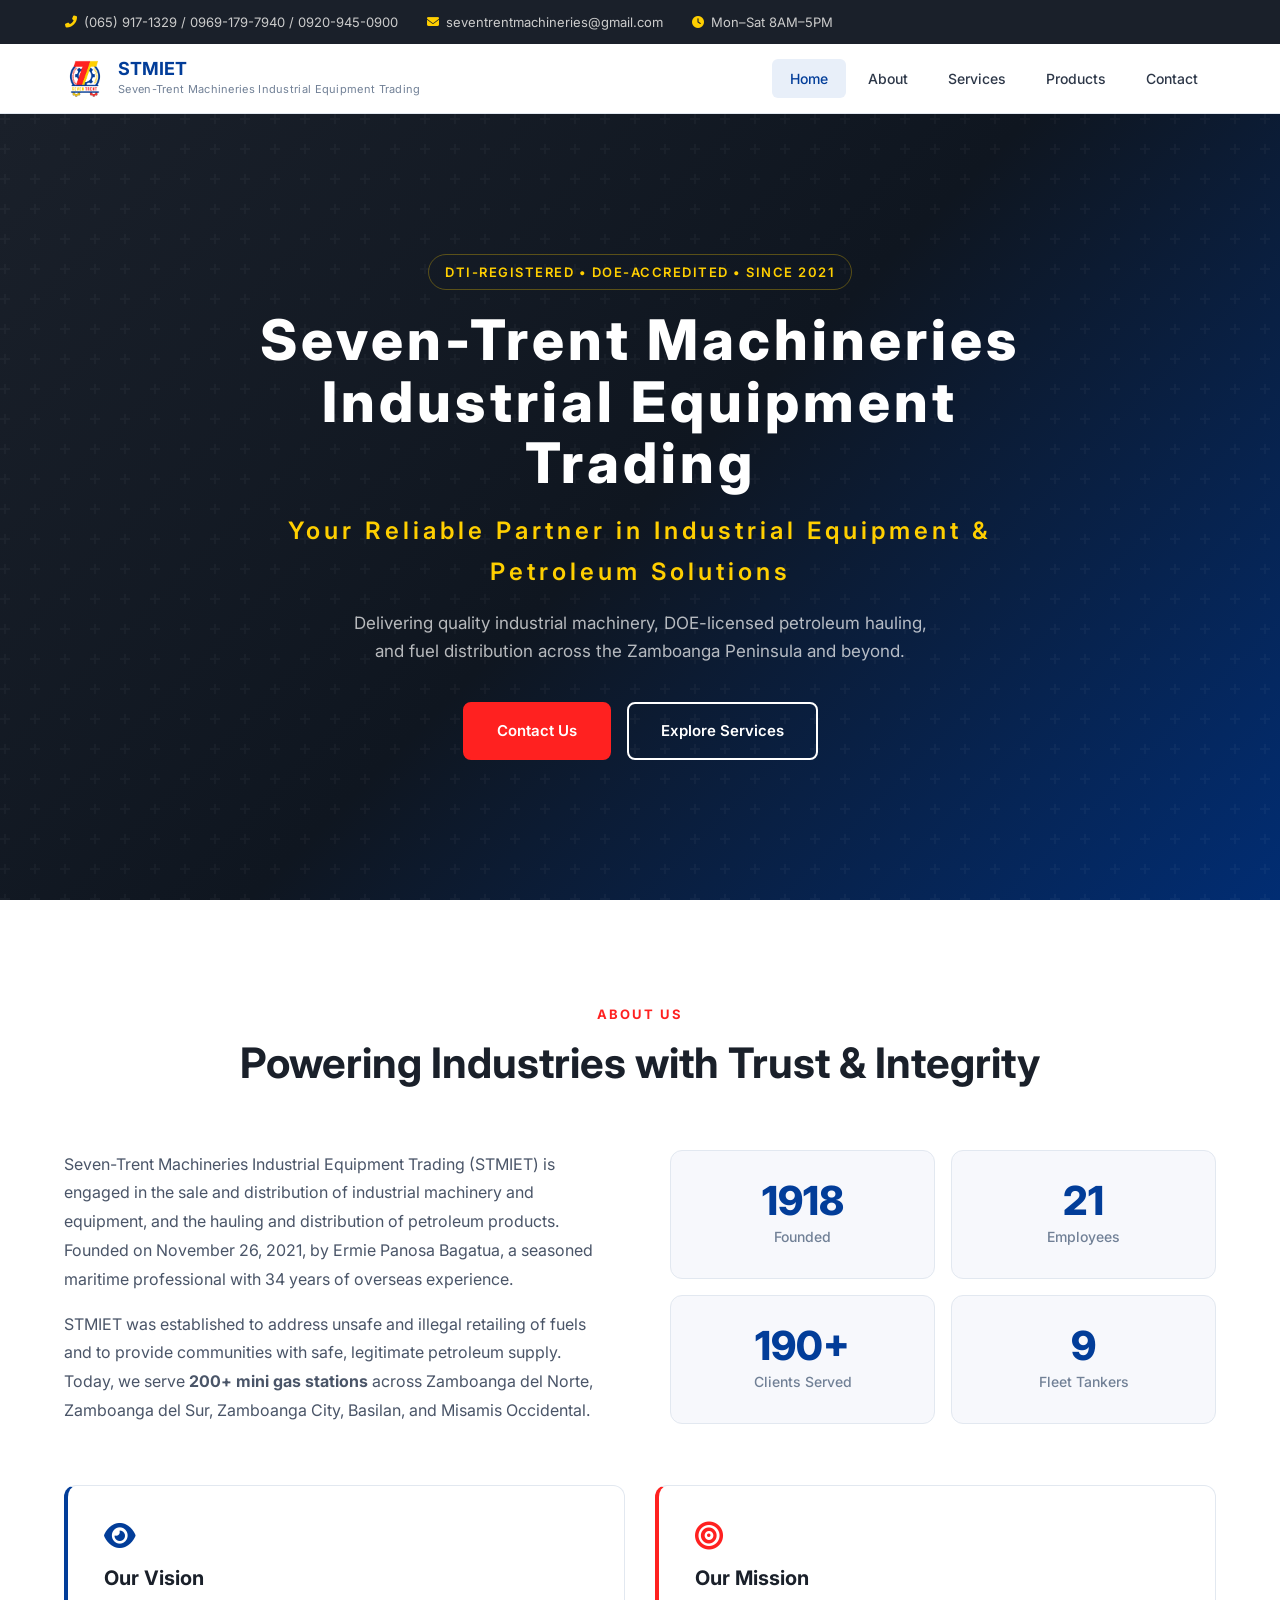
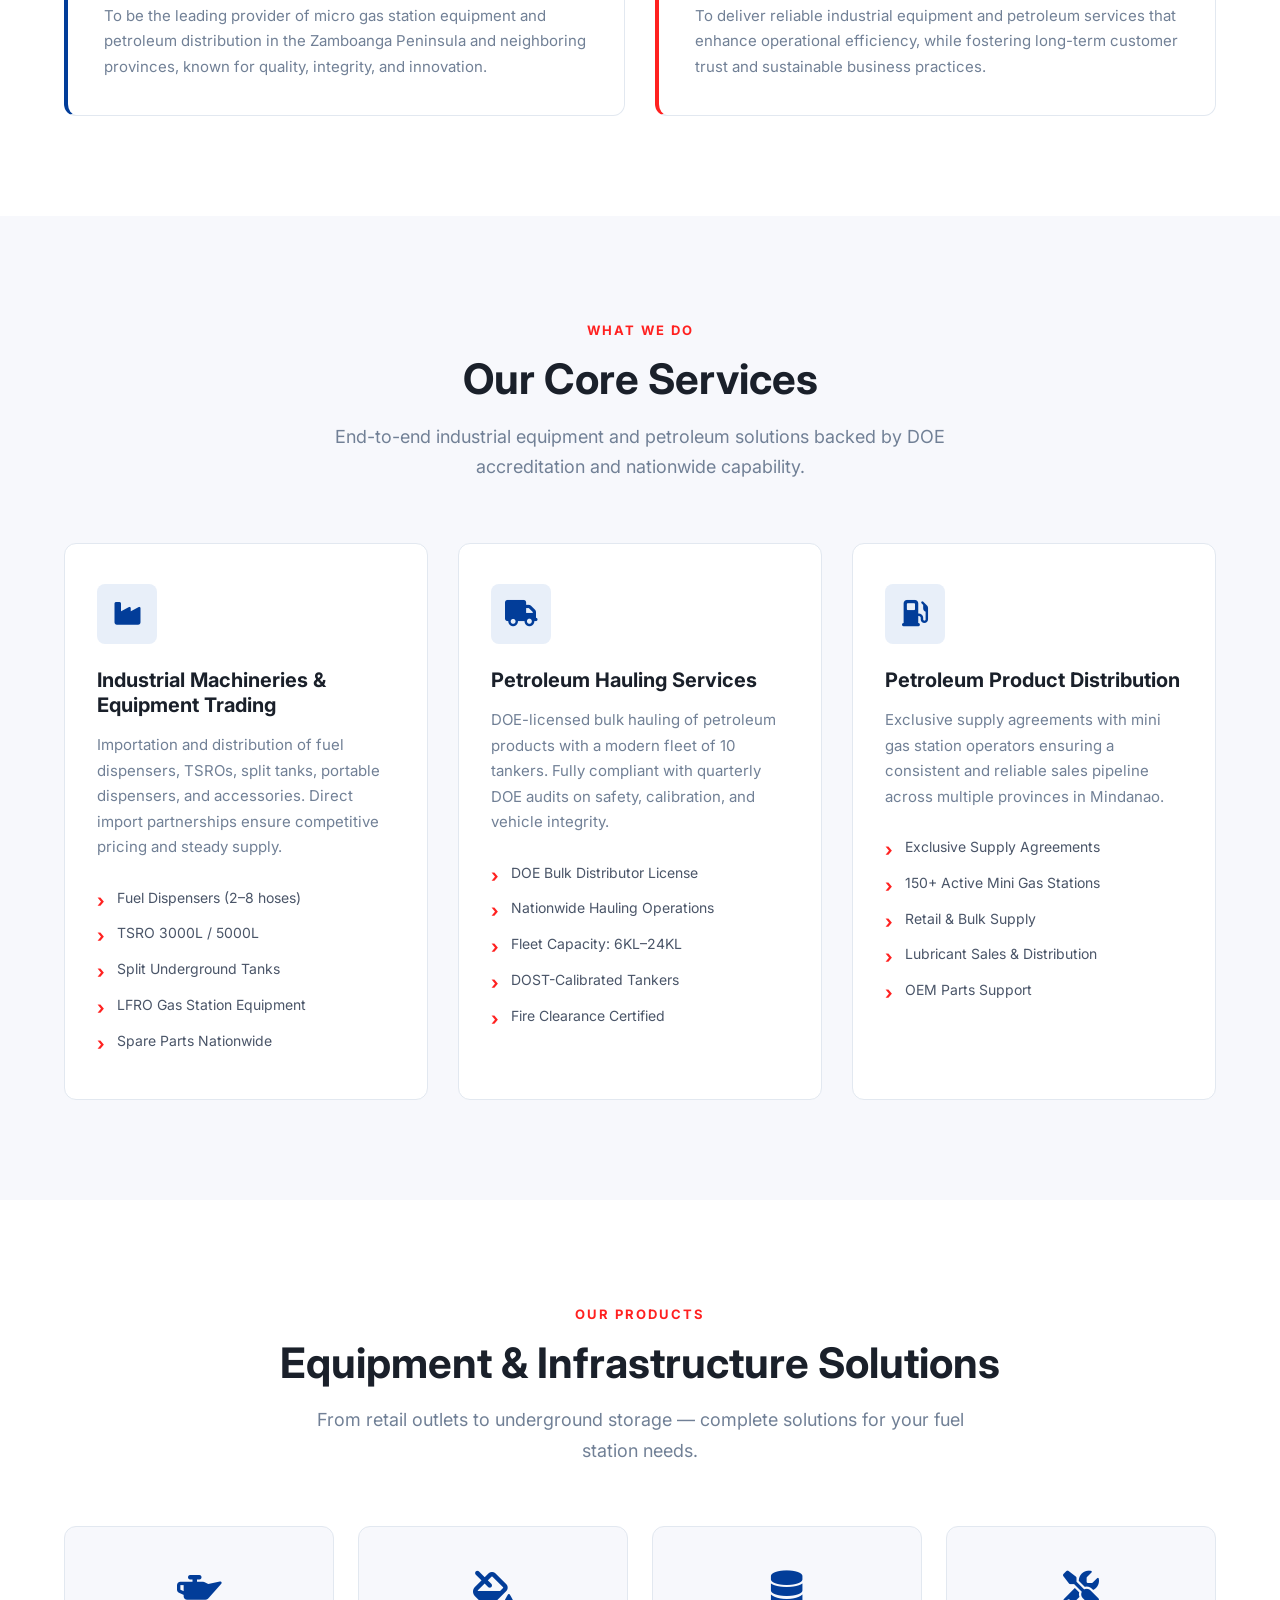
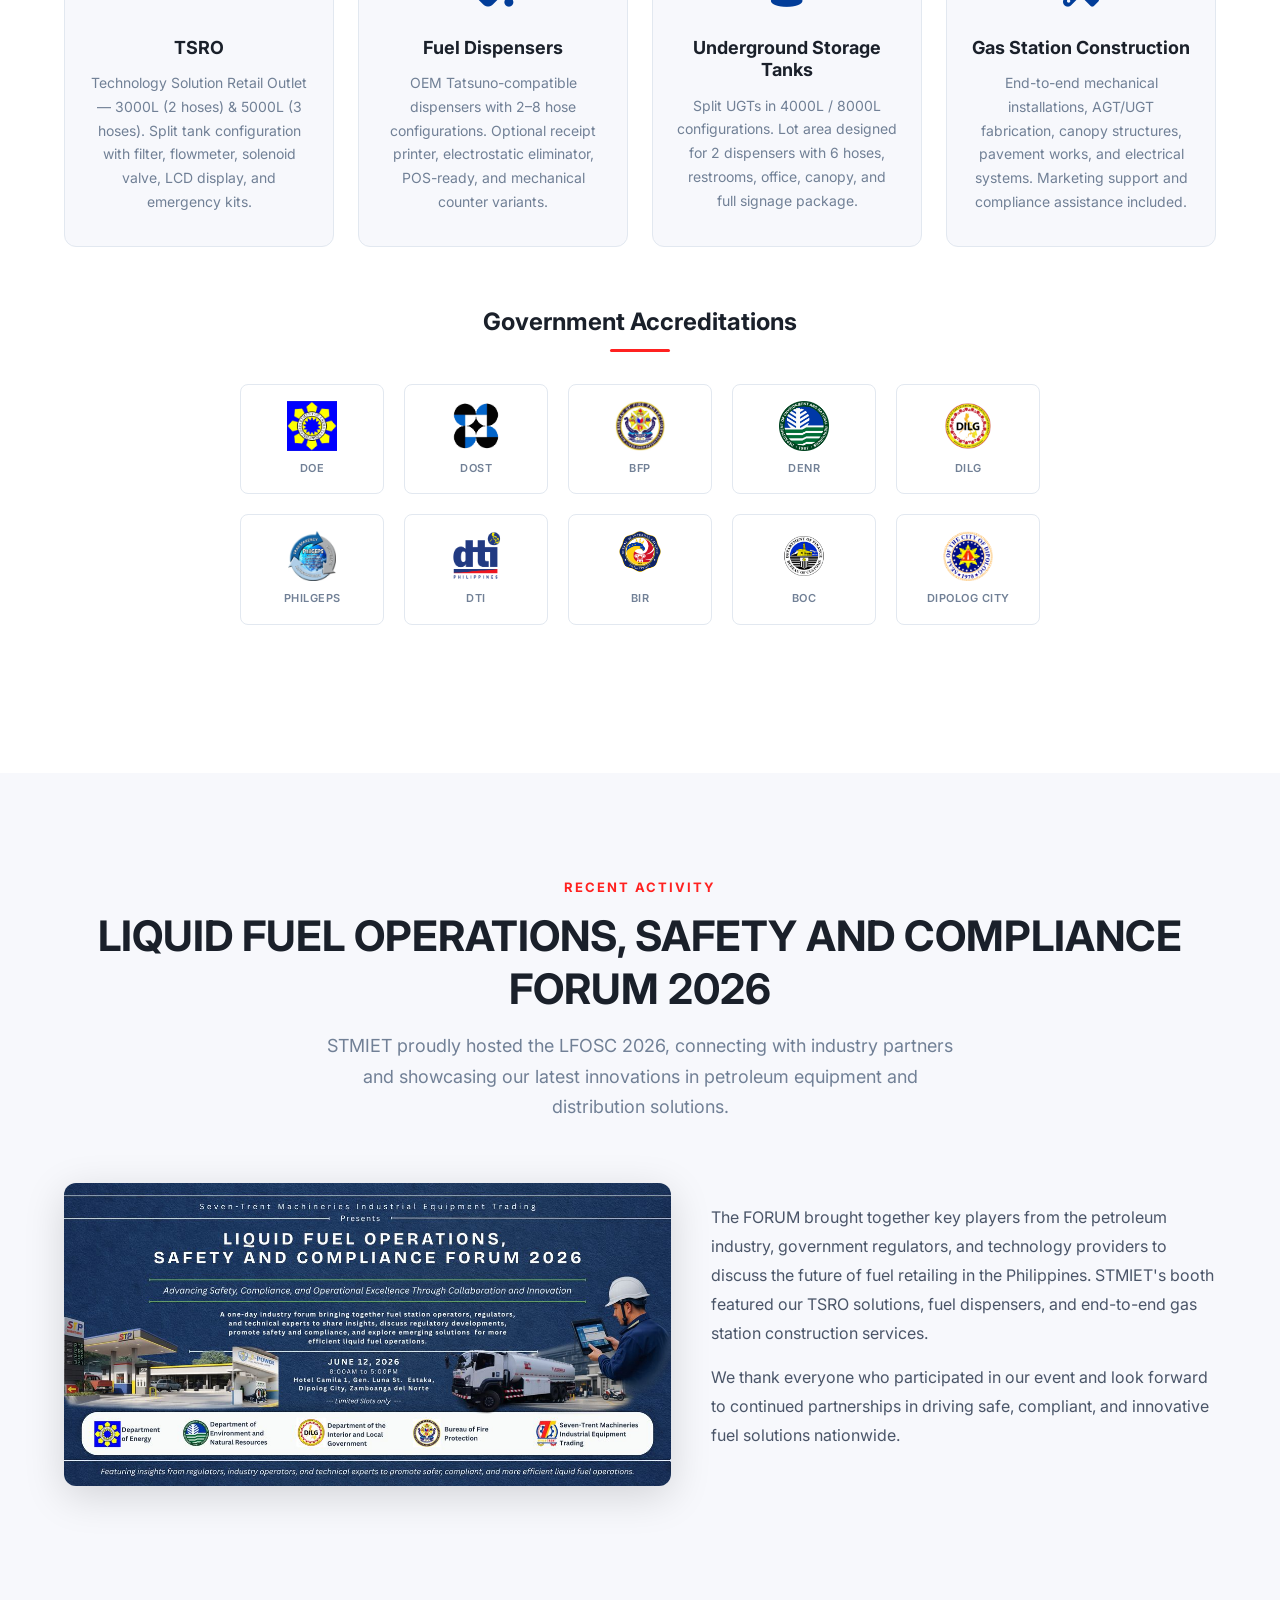
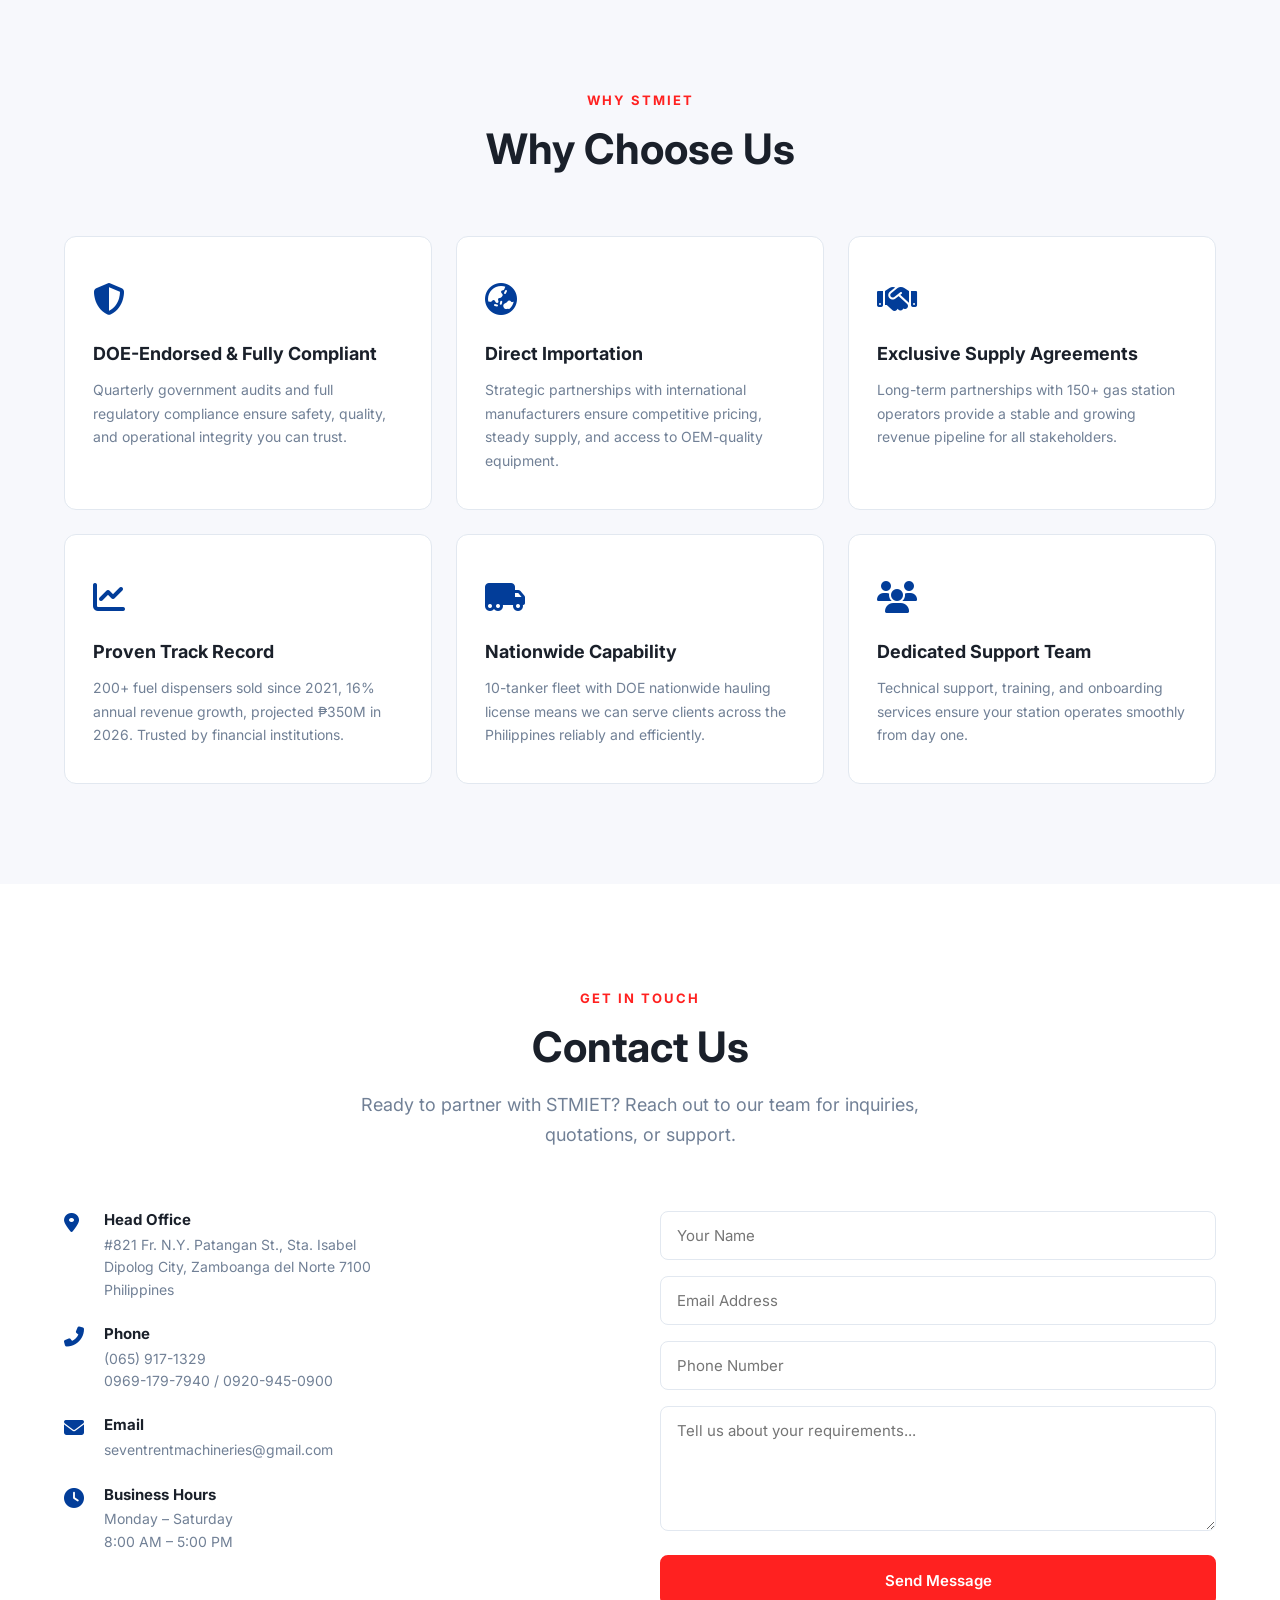
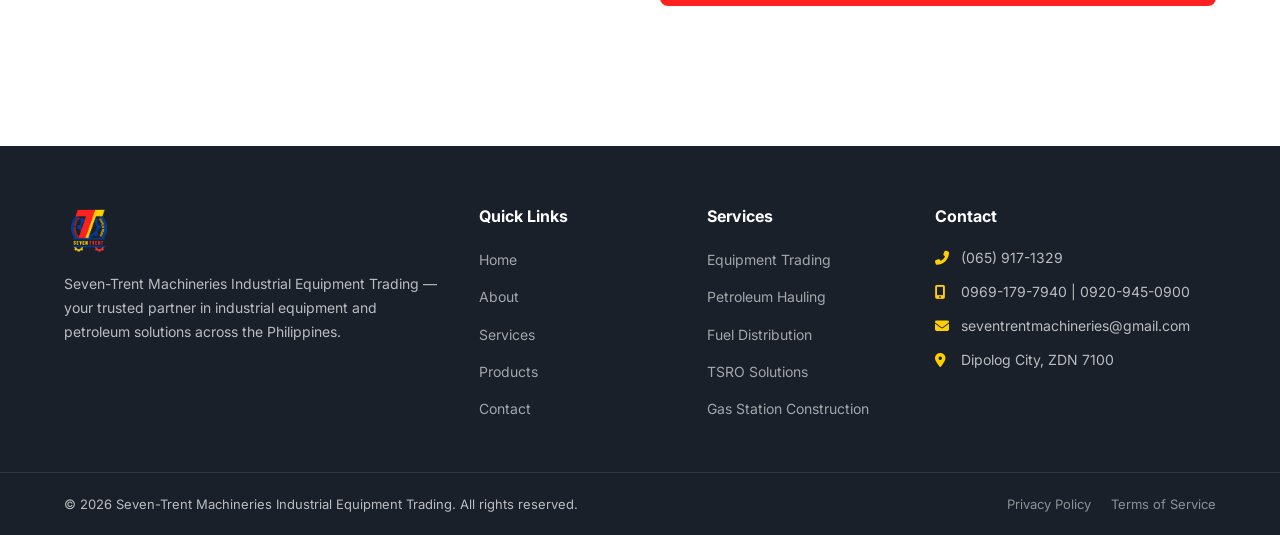
<file: index.html>
<!DOCTYPE html>
<html lang="en">
<head>
  <meta charset="UTF-8">
  <meta name="viewport" content="width=device-width, initial-scale=1.0">
  <meta name="description" content="Seven-Trent Machineries Industrial Equipment Trading (STMIET) — Your Reliable Partner in Industrial Equipment & Petroleum Solutions. DTI-registered, DOE-accredited. Serving Zamboanga Peninsula since 2021.">
  <meta name="keywords" content="STMIET, Seven-Trent, industrial equipment, petroleum hauling, fuel distribution, fuel dispensers, TSRO, Dipolog City">
  <meta property="og:title" content="STMIET — Industrial Equipment & Petroleum Solutions">
  <meta property="og:description" content="Your Reliable Partner in Industrial Equipment & Petroleum Solutions">
  <meta property="og:type" content="website">
  <title>STMIET — Industrial Equipment & Petroleum Solutions</title>
  <link rel="preconnect" href="https://fonts.googleapis.com">
  <link rel="preconnect" href="https://fonts.gstatic.com" crossorigin>
  <link href="https://fonts.googleapis.com/css2?family=Inter:wght@400;500;600;700;800&display=swap" rel="stylesheet">
  <link rel="stylesheet" href="https://cdnjs.cloudflare.com/ajax/libs/font-awesome/6.5.0/css/all.min.css">
  <link rel="stylesheet" href="assets/css/style.css">
  <link rel="icon" type="image/png" href="assets/images/stmiet-trans-logo.png">
</head>
<body>

  <!-- ==================== SITE HEADER (sticky) ==================== -->
  <div class="site-header" id="site-header">
    <div class="top-bar">
      <div class="container top-bar__inner">
        <span class="top-bar__item">
          <i class="fas fa-phone-alt"></i>
          (065) 917-1329 / 0969-179-7940 / 0920-945-0900
        </span>
        <span class="top-bar__item">
          <i class="fas fa-envelope"></i>
          seventrentmachineries@gmail.com
        </span>
        <span class="top-bar__item top-bar__item--hide-mobile">
          <i class="fas fa-clock"></i>
          Mon–Sat 8AM–5PM
        </span>
      </div>
    </div>
    <header class="header" id="header">
      <div class="container header__inner">
        <a href="#home" class="header__logo">
                    <img src="assets/images/stmiet-trans-logo.png" alt="STMIET Logo" class="header__logo-img">
          <span class="header__logo-text">
            <strong>STMIET</strong><small>Seven-Trent Machineries Industrial Equipment Trading</small>
          </span>
        </a>
        <nav class="header__nav" id="main-nav">
          <ul class="header__nav-list">
            <li><a href="#home" class="header__nav-link active">Home</a></li>
            <li><a href="#about" class="header__nav-link">About</a></li>
            <li><a href="#services" class="header__nav-link">Services</a></li>
            <li><a href="#products" class="header__nav-link">Products</a></li>
            <li><a href="#contact" class="header__nav-link">Contact</a></li>
          </ul>
        </nav>
        <button class="header__toggle" id="nav-toggle" aria-label="Toggle navigation">
          <span></span>
          <span></span>
          <span></span>
        </button>
      </div>
    </header>
  </div>

  <!-- ==================== HERO ==================== -->
  <section class="hero" id="home">
    <div class="hero__overlay"></div>
    <div class="container hero__inner">
      <p class="hero__badge">DTI-Registered &bull; DOE-Accredited &bull; Since 2021</p>
      <h1 class="hero__title">Seven-Trent Machineries<br>Industrial Equipment Trading</h1>
      <p class="hero__tagline">Your Reliable Partner in Industrial Equipment &amp; Petroleum Solutions</p>
      <p class="hero__desc">Delivering quality industrial machinery, DOE-licensed petroleum hauling, and fuel distribution across the Zamboanga Peninsula and beyond.</p>
      <div class="hero__actions">
        <a href="#contact" class="btn btn--primary">Contact Us</a>
        <a href="#services" class="btn btn--outline">Explore Services</a>
      </div>
    </div>
  </section>

  <!-- ==================== ABOUT ==================== -->
  <section class="about section" id="about">
    <div class="container">
      <div class="section__header">
        <span class="section__label">About Us</span>
        <h2 class="section__title">Powering Industries with Trust &amp; Integrity</h2>
      </div>
      <div class="about__content">
        <div class="about__text">
          <p>Seven-Trent Machineries Industrial Equipment Trading (STMIET) is engaged in the sale and distribution of industrial machinery and equipment, and the hauling and distribution of petroleum products. Founded on November 26, 2021, by Ermie Panosa Bagatua, a seasoned maritime professional with 34 years of overseas experience.</p>
          <p>STMIET was established to address unsafe and illegal retailing of fuels and to provide communities with safe, legitimate petroleum supply. Today, we serve <strong>200+ mini gas stations</strong> across Zamboanga del Norte, Zamboanga del Sur, Zamboanga City, Basilan, and Misamis Occidental.</p>
        </div>
        <div class="about__stats">
          <div class="stat-card">
            <span class="stat-card__number" data-count="2021" data-format="year">0</span>
            <span class="stat-card__label">Founded</span>
          </div>
          <div class="stat-card">
            <span class="stat-card__number" data-count="22">0</span>
            <span class="stat-card__label">Employees</span>
          </div>
          <div class="stat-card">
            <span class="stat-card__number" data-count="200" data-format="plus">0</span>
            <span class="stat-card__label">Clients Served</span>
          </div>
          <div class="stat-card">
            <span class="stat-card__number" data-count="10">0</span>
            <span class="stat-card__label">Fleet Tankers</span>
          </div>
        </div>
      </div>
      <div class="about__mission-vision">
        <div class="mv-card mv-card--vision">
          <i class="fas fa-eye mv-card__icon"></i>
          <h3>Our Vision</h3>
          <p>To be the leading provider of micro gas station equipment and petroleum distribution in the Zamboanga Peninsula and neighboring provinces, known for quality, integrity, and innovation.</p>
        </div>
        <div class="mv-card mv-card--mission">
          <i class="fas fa-bullseye mv-card__icon"></i>
          <h3>Our Mission</h3>
          <p>To deliver reliable industrial equipment and petroleum services that enhance operational efficiency, while fostering long-term customer trust and sustainable business practices.</p>
        </div>
      </div>
    </div>
  </section>

  <!-- ==================== SERVICES ==================== -->
  <section class="services section section--alt" id="services">
    <div class="container">
      <div class="section__header">
        <span class="section__label">What We Do</span>
        <h2 class="section__title">Our Core Services</h2>
        <p class="section__subtitle">End-to-end industrial equipment and petroleum solutions backed by DOE accreditation and nationwide capability.</p>
      </div>
      <div class="services__grid">
        <div class="service-card">
          <div class="service-card__icon">
            <i class="fas fa-industry"></i>
          </div>
          <h3 class="service-card__title">Industrial Machineries &amp; Equipment Trading</h3>
          <p class="service-card__desc">Importation and distribution of fuel dispensers, TSROs, split tanks, portable dispensers, and accessories. Direct import partnerships ensure competitive pricing and steady supply.</p>
          <ul class="service-card__list">
            <li>Fuel Dispensers (2–8 hoses)</li>
            <li>TSRO 3000L / 5000L</li>
            <li>Split Underground Tanks</li>
            <li>LFRO Gas Station Equipment</li>
            <li>Spare Parts Nationwide</li>
          </ul>
        </div>
        <div class="service-card">
          <div class="service-card__icon">
            <i class="fas fa-truck"></i>
          </div>
          <h3 class="service-card__title">Petroleum Hauling Services</h3>
          <p class="service-card__desc">DOE-licensed bulk hauling of petroleum products with a modern fleet of 10 tankers. Fully compliant with quarterly DOE audits on safety, calibration, and vehicle integrity.</p>
          <ul class="service-card__list">
            <li>DOE Bulk Distributor License</li>
            <li>Nationwide Hauling Operations</li>
            <li>Fleet Capacity: 6KL–24KL</li>
            <li>DOST-Calibrated Tankers</li>
            <li>Fire Clearance Certified</li>
          </ul>
        </div>
        <div class="service-card">
          <div class="service-card__icon">
            <i class="fas fa-gas-pump"></i>
          </div>
          <h3 class="service-card__title">Petroleum Product Distribution</h3>
          <p class="service-card__desc">Exclusive supply agreements with mini gas station operators ensuring a consistent and reliable sales pipeline across multiple provinces in Mindanao.</p>
          <ul class="service-card__list">
            <li>Exclusive Supply Agreements</li>
            <li>150+ Active Mini Gas Stations</li>
            <li>Retail &amp; Bulk Supply</li>
            <li>Lubricant Sales &amp; Distribution</li>
            <li>OEM Parts Support</li>
          </ul>
        </div>
      </div>
    </div>
  </section>

  <!-- ==================== PRODUCTS & CERTIFICATIONS ==================== -->
  <section class="products section" id="products">
    <div class="container">
      <div class="section__header">
        <span class="section__label">Our Products</span>
        <h2 class="section__title">Equipment &amp; Infrastructure Solutions</h2>
        <p class="section__subtitle">From retail outlets to underground storage — complete solutions for your fuel station needs.</p>
      </div>
      <div class="products__grid">
        <div class="product-card">
          <div class="product-card__icon"><i class="fas fa-oil-can"></i></div>
          <h3>TSRO</h3>
          <p>Technology Solution Retail Outlet — 3000L (2 hoses) &amp; 5000L (3 hoses). Split tank configuration with filter, flowmeter, solenoid valve, LCD display, and emergency kits.</p>
        </div>
        <div class="product-card">
          <div class="product-card__icon"><i class="fas fa-fill-drip"></i></div>
          <h3>Fuel Dispensers</h3>
          <p>OEM Tatsuno-compatible dispensers with 2–8 hose configurations. Optional receipt printer, electrostatic eliminator, POS-ready, and mechanical counter variants.</p>
        </div>
        <div class="product-card">
          <div class="product-card__icon"><i class="fas fa-database"></i></div>
          <h3>Underground Storage Tanks</h3>
          <p>Split UGTs in 4000L / 8000L configurations. Lot area designed for 2 dispensers with 6 hoses, restrooms, office, canopy, and full signage package.</p>
        </div>
        <div class="product-card">
          <div class="product-card__icon"><i class="fas fa-tools"></i></div>
          <h3>Gas Station Construction</h3>
          <p>End-to-end mechanical installations, AGT/UGT fabrication, canopy structures, pavement works, and electrical systems. Marketing support and compliance assistance included.</p>
        </div>
      </div>
      <div class="certifications">
        <h3 class="certifications__title">Government Accreditations</h3>
        <div class="cert-logos">
          <div class="cert-logo"><img src="assets/images/DOE-LOGO.webp" alt="DOE"><span>DOE</span></div>
          <div class="cert-logo"><img src="assets/images/DOST-LOGO.jpg" alt="DOST"><span>DOST</span></div>
          <div class="cert-logo"><img src="assets/images/BFP-LOGO.webp" alt="BFP"><span>BFP</span></div>
          <div class="cert-logo"><img src="assets/images/DENR-LOGO.png" alt="DENR"><span>DENR</span></div>
          <div class="cert-logo"><img src="assets/images/DILG-LOGO.png" alt="DILG"><span>DILG</span></div>
          <div class="cert-logo"><img src="assets/images/PHILGEPS-LOGO.webp" alt="PhilGEPS"><span>PhilGEPS</span></div>
          <div class="cert-logo"><img src="assets/images/DTI-LOGO.png" alt="DTI"><span>DTI</span></div>
          <div class="cert-logo"><img src="assets/images/BIR-LOGO.png" alt="BIR"><span>BIR</span></div>
          <div class="cert-logo"><img src="assets/images/BOC-LOGO.jpg" alt="BOC"><span>BOC</span></div>
          <div class="cert-logo"><img src="assets/images/DIPOLOG-LOGO.png" alt="Dipolog City"><span>Dipolog City</span></div>
        </div>

        <!-- <h3 class="certifications__title">Certifications</h3>
        <div class="certifications__grid">
          <div class="cert-badge">
            <i class="fas fa-certificate"></i>
            <span>DTI Registered</span>
            <small>No. 3336629</small>
          </div>
          <div class="cert-badge">
            <i class="fas fa-certificate"></i>
            <span>DOE Accredited</span>
            <small>Hauling &amp; Bulk License</small>
          </div>
          <div class="cert-badge">
            <i class="fas fa-certificate"></i>
            <span>PhilGEPS</span>
            <small>Government Registered</small>
          </div>
          <div class="cert-badge">
            <i class="fas fa-certificate"></i>
            <span>Importer</span>
            <small>CCN: IM0010627974</small>
          </div>
          <div class="cert-badge">
            <i class="fas fa-certificate"></i>
            <span>DOST Calibrated</span>
            <small>Yearly per Tanker</small>
          </div>
          <div class="cert-badge">
            <i class="fas fa-certificate"></i>
            <span>Fire Clearance</span>
            <small>Secured Yearly</small>
          </div>
          <div class="cert-badge">
            <i class="fas fa-certificate"></i>
            <span>BIR Registered</span>
            <small>TIN: 132-380-684-000</small>
          </div>
          <div class="cert-badge">
            <i class="fas fa-certificate"></i>
            <span>Mayor's Permit</span>
            <small>Dipolog City</small>
          </div>
        </div> -->
      </div>
    </div>
  </section>

  <!-- ==================== RECENT ACTIVITIES ==================== -->
  <section class="activities section section--alt" id="activities">
    <div class="container">
      <div class="section__header">
        <span class="section__label">Recent Activity</span>
        <h2 class="section__title">LIQUID FUEL OPERATIONS, SAFETY AND COMPLIANCE FORUM 2026</h2>
        <p class="section__subtitle">STMIET proudly hosted the LFOSC 2026, connecting with industry partners and showcasing our latest innovations in petroleum equipment and distribution solutions.</p>
      </div>
      <div class="activities__content">
        <div class="activities__image">
          <img src="assets/images/summit-landscape.jpg" alt="SUMMIT-LANDSCAPE 2026" loading="lazy">
        </div>
        <div class="activities__text">
          <p>The FORUM brought together key players from the petroleum industry, government regulators, and technology providers to discuss the future of fuel retailing in the Philippines. STMIET's booth featured our TSRO solutions, fuel dispensers, and end-to-end gas station construction services.</p>
          <p>We thank everyone who participated in our event and look forward to continued partnerships in driving safe, compliant, and innovative fuel solutions nationwide.</p>
        </div>
      </div>
    </div>
  </section>

  <!-- ==================== WHY CHOOSE US ==================== -->
  <section class="why-us section section--alt" id="why-us">
    <div class="container">
      <div class="section__header">
        <span class="section__label">Why STMIET</span>
        <h2 class="section__title">Why Choose Us</h2>
      </div>
      <div class="why-us__grid">
        <div class="why-card">
          <div class="why-card__icon"><i class="fas fa-shield-alt"></i></div>
          <h3>DOE-Endorsed &amp; Fully Compliant</h3>
          <p>Quarterly government audits and full regulatory compliance ensure safety, quality, and operational integrity you can trust.</p>
        </div>
        <div class="why-card">
          <div class="why-card__icon"><i class="fas fa-globe-asia"></i></div>
          <h3>Direct Importation</h3>
          <p>Strategic partnerships with international manufacturers ensure competitive pricing, steady supply, and access to OEM-quality equipment.</p>
        </div>
        <div class="why-card">
          <div class="why-card__icon"><i class="fas fa-handshake"></i></div>
          <h3>Exclusive Supply Agreements</h3>
          <p>Long-term partnerships with 150+ gas station operators provide a stable and growing revenue pipeline for all stakeholders.</p>
        </div>
        <div class="why-card">
          <div class="why-card__icon"><i class="fas fa-chart-line"></i></div>
          <h3>Proven Track Record</h3>
          <p>200+ fuel dispensers sold since 2021, 16% annual revenue growth, projected ₱350M in 2026. Trusted by financial institutions.</p>
        </div>
        <div class="why-card">
          <div class="why-card__icon"><i class="fas fa-truck-moving"></i></div>
          <h3>Nationwide Capability</h3>
          <p>10-tanker fleet with DOE nationwide hauling license means we can serve clients across the Philippines reliably and efficiently.</p>
        </div>
        <div class="why-card">
          <div class="why-card__icon"><i class="fas fa-users"></i></div>
          <h3>Dedicated Support Team</h3>
          <p>Technical support, training, and onboarding services ensure your station operates smoothly from day one.</p>
        </div>
      </div>
    </div>
  </section>

  <!-- ==================== CONTACT ==================== -->
  <section class="contact section" id="contact">
    <div class="container">
      <div class="section__header">
        <span class="section__label">Get in Touch</span>
        <h2 class="section__title">Contact Us</h2>
        <p class="section__subtitle">Ready to partner with STMIET? Reach out to our team for inquiries, quotations, or support.</p>
      </div>
      <div class="contact__grid">
        <div class="contact__info">
          <div class="contact-card">
            <i class="fas fa-map-marker-alt"></i>
            <div>
              <h4>Head Office</h4>
              <p>#821 Fr. N.Y. Patangan St., Sta. Isabel<br>Dipolog City, Zamboanga del Norte 7100<br>Philippines</p>
            </div>
          </div>
          <div class="contact-card">
            <i class="fas fa-phone-alt"></i>
            <div>
              <h4>Phone</h4>
              <p>(065) 917-1329<br>0969-179-7940 / 0920-945-0900</p>
            </div>
          </div>
          <div class="contact-card">
            <i class="fas fa-envelope"></i>
            <div>
              <h4>Email</h4>
              <p>seventrentmachineries@gmail.com</p>
            </div>
          </div>
          <div class="contact-card">
            <i class="fas fa-clock"></i>
            <div>
              <h4>Business Hours</h4>
              <p>Monday – Saturday<br>8:00 AM – 5:00 PM</p>
            </div>
          </div>
        </div>
        <form class="contact__form" id="contact-form">
          <div class="form-group">
            <input type="text" name="name" placeholder="Your Name" required>
          </div>
          <div class="form-group">
            <input type="email" name="email" placeholder="Email Address" required>
          </div>
          <div class="form-group">
            <input type="tel" name="phone" placeholder="Phone Number">
          </div>
          <div class="form-group">
            <textarea name="message" rows="5" placeholder="Tell us about your requirements..." required></textarea>
          </div>
          <button type="submit" class="btn btn--primary btn--block">Send Message</button>
        </form>
      </div>
      <!-- <div class="contact__map">
        <iframe src="https://www.google.com/maps/embed?pb=!1m18!1m12!1m3!1d3933.5!2d123.3!3d8.6!2m3!1f0!2f0!3f0!3m2!1i1024!2i768!4f13.1!3m3!1m2!1s0x0%3A0x0!2zOMKwMzYnMDAuMCJOIDEyM8KwMTgnMDAuMCJF!5e0!3m2!1sen!2sph!4v1" width="100%" height="350" style="border:0; border-radius: 8px;" allowfullscreen loading="lazy" referrerpolicy="no-referrer-when-downgrade"></iframe>
      </div> -->
    </div>
  </section>

  <!-- ==================== FOOTER ==================== -->
  <footer class="footer">
    <div class="container footer__inner">
      <div class="footer__col footer__col--brand">
        <img src="assets/images/stmiet-trans-logo.png" alt="STMIET" class="footer__logo">
        <p>Seven-Trent Machineries Industrial Equipment Trading — your trusted partner in industrial equipment and petroleum solutions across the Philippines.</p>
      </div>
      <div class="footer__col">
        <h4>Quick Links</h4>
        <ul>
          <li><a href="#home">Home</a></li>
          <li><a href="#about">About</a></li>
          <li><a href="#services">Services</a></li>
          <li><a href="#products">Products</a></li>
          <li><a href="#contact">Contact</a></li>
        </ul>
      </div>
      <div class="footer__col">
        <h4>Services</h4>
        <ul>
          <li><a href="#services">Equipment Trading</a></li>
          <li><a href="#services">Petroleum Hauling</a></li>
          <li><a href="#services">Fuel Distribution</a></li>
          <li><a href="#products">TSRO Solutions</a></li>
          <li><a href="#products">Gas Station Construction</a></li>
        </ul>
      </div>
      <div class="footer__col">
        <h4>Contact</h4>
        <ul class="footer__contact">
          <li><i class="fas fa-phone-alt"></i> (065) 917-1329</li>
          <li><i class="fas fa-mobile-alt"></i> 0969-179-7940 | 0920-945-0900</li>
          <li><i class="fas fa-envelope"></i> seventrentmachineries@gmail.com</li>
          <li><i class="fas fa-map-marker-alt"></i> Dipolog City, ZDN 7100</li>
        </ul>
      </div>
    </div>
    <div class="footer__bottom">
      <div class="container">
        <p>&copy; 2026 Seven-Trent Machineries Industrial Equipment Trading. All rights reserved.</p>
        <div class="footer__links">
          <a href="privacy-policy.html">Privacy Policy</a>
          <a href="terms-of-service.html">Terms of Service</a>
        </div>
      </div>
    </div>
  </footer>

  <script src="assets/js/main.js"></script>
</body>
</html>
</file>
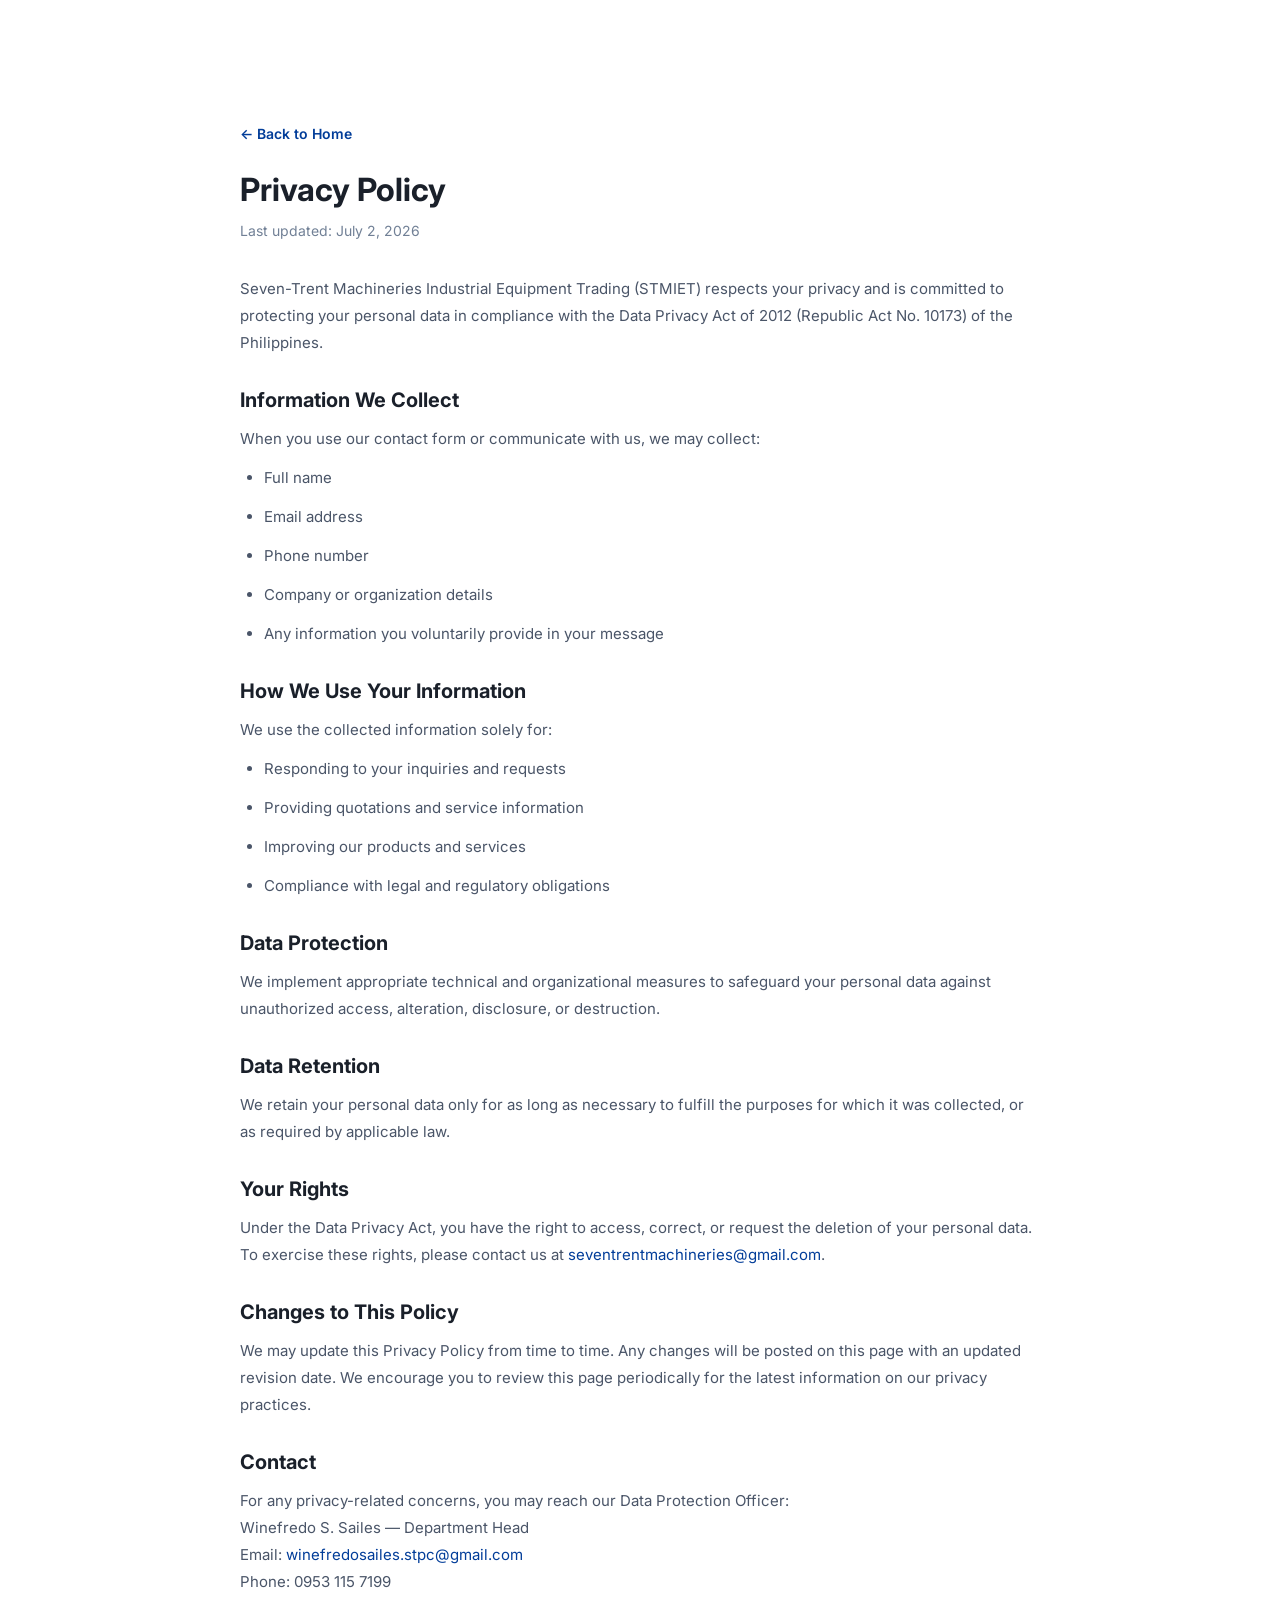
<file: privacy-policy.html>
<!DOCTYPE html>
<html lang="en">
<head>
  <meta charset="UTF-8">
  <meta name="viewport" content="width=device-width, initial-scale=1.0">
  <title>Privacy Policy — STMIET</title>
  <link rel="preconnect" href="https://fonts.googleapis.com">
  <link rel="preconnect" href="https://fonts.gstatic.com" crossorigin>
  <link href="https://fonts.googleapis.com/css2?family=Inter:wght@400;500;600;700;800&display=swap" rel="stylesheet">
  <link rel="stylesheet" href="assets/css/style.css">
  <link rel="icon" type="image/png" href="assets/images/stmiet-trans-logo.png">
  <style>
    .legal-page { padding: 120px 0 60px; max-width: 800px; margin: 0 auto; }
    .legal-page h1 { font-size: 32px; margin-bottom: 8px; }
    .legal-page .updated { font-size: 14px; color: var(--color-text-light); margin-bottom: 32px; }
    .legal-page h2 { font-size: 20px; margin: 32px 0 12px; }
    .legal-page p, .legal-page li { font-size: 15px; line-height: 1.8; color: var(--color-text); margin-bottom: 12px; }
    .legal-page ul { padding-left: 24px; list-style: disc; }
    .legal-page a { color: var(--color-primary); }
    .back-link { display: inline-block; margin-bottom: 24px; font-size: 14px; font-weight: 600; }
  </style>
</head>
<body>
  <div class="container legal-page">
    <a href="index.html" class="back-link">&larr; Back to Home</a>
    <h1>Privacy Policy</h1>
    <p class="updated">Last updated: July 2, 2026</p>

    <p>Seven-Trent Machineries Industrial Equipment Trading (STMIET) respects your privacy and is committed to protecting your personal data in compliance with the Data Privacy Act of 2012 (Republic Act No. 10173) of the Philippines.</p>

    <h2>Information We Collect</h2>
    <p>When you use our contact form or communicate with us, we may collect:</p>
    <ul>
      <li>Full name</li>
      <li>Email address</li>
      <li>Phone number</li>
      <li>Company or organization details</li>
      <li>Any information you voluntarily provide in your message</li>
    </ul>

    <h2>How We Use Your Information</h2>
    <p>We use the collected information solely for:</p>
    <ul>
      <li>Responding to your inquiries and requests</li>
      <li>Providing quotations and service information</li>
      <li>Improving our products and services</li>
      <li>Compliance with legal and regulatory obligations</li>
    </ul>

    <h2>Data Protection</h2>
    <p>We implement appropriate technical and organizational measures to safeguard your personal data against unauthorized access, alteration, disclosure, or destruction.</p>

    <h2>Data Retention</h2>
    <p>We retain your personal data only for as long as necessary to fulfill the purposes for which it was collected, or as required by applicable law.</p>

    <h2>Your Rights</h2>
    <p>Under the Data Privacy Act, you have the right to access, correct, or request the deletion of your personal data. To exercise these rights, please contact us at <a href="mailto:seventrentmachineries@gmail.com">seventrentmachineries@gmail.com</a>.</p>

    <h2>Changes to This Policy</h2>
    <p>We may update this Privacy Policy from time to time. Any changes will be posted on this page with an updated revision date. We encourage you to review this page periodically for the latest information on our privacy practices.</p>

    <h2>Contact</h2>
    <p>For any privacy-related concerns, you may reach our Data Protection Officer:<br>
    Winefredo S. Sailes — Department Head<br>
    Email: <a href="mailto:winefredosailes.stpc@gmail.com">winefredosailes.stpc@gmail.com</a><br>
    Phone: 0953 115 7199</p>
  </div>
</body>
</html>
</file>
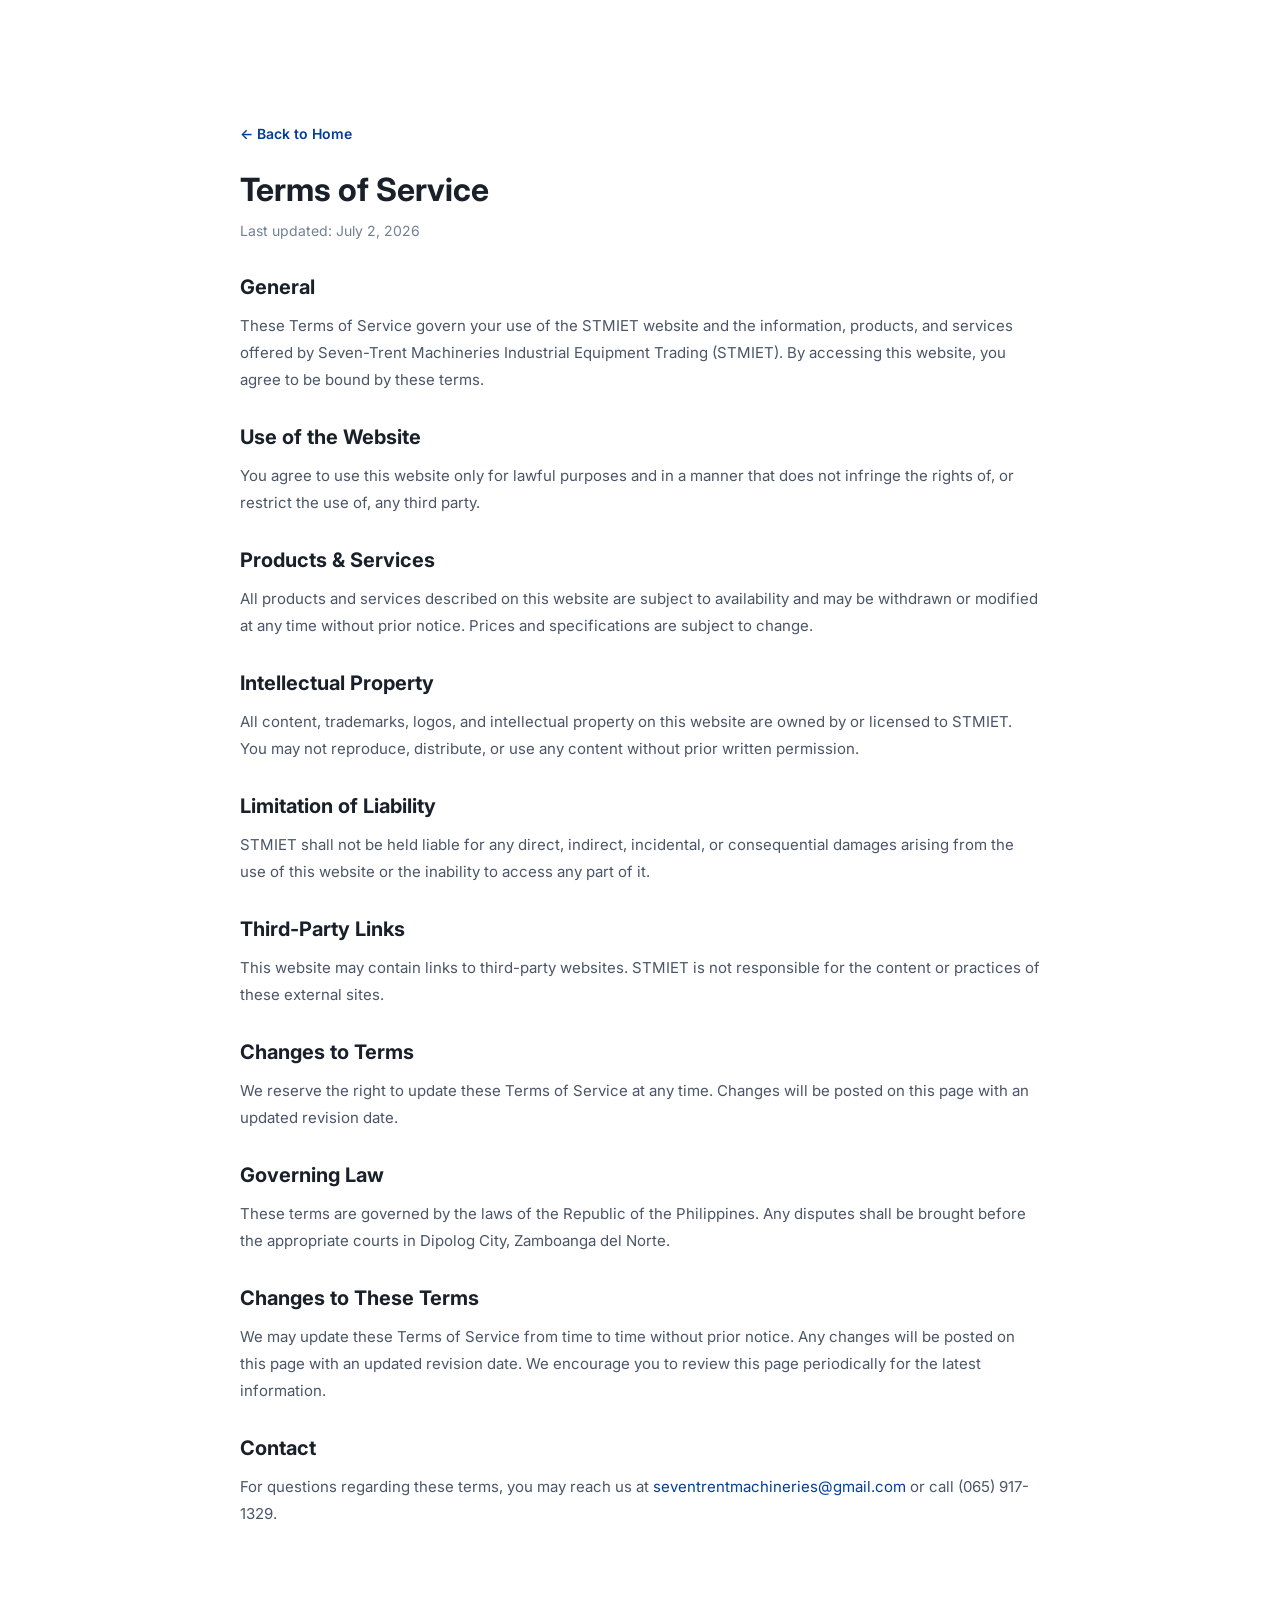
<file: terms-of-service.html>
<!DOCTYPE html>
<html lang="en">
<head>
  <meta charset="UTF-8">
  <meta name="viewport" content="width=device-width, initial-scale=1.0">
  <title>Terms of Service — STMIET</title>
  <link rel="preconnect" href="https://fonts.googleapis.com">
  <link rel="preconnect" href="https://fonts.gstatic.com" crossorigin>
  <link href="https://fonts.googleapis.com/css2?family=Inter:wght@400;500;600;700;800&display=swap" rel="stylesheet">
  <link rel="stylesheet" href="assets/css/style.css">
  <link rel="icon" type="image/png" href="assets/images/stmiet-trans-logo.png">
  <style>
    .legal-page { padding: 120px 0 60px; max-width: 800px; margin: 0 auto; }
    .legal-page h1 { font-size: 32px; margin-bottom: 8px; }
    .legal-page .updated { font-size: 14px; color: var(--color-text-light); margin-bottom: 32px; }
    .legal-page h2 { font-size: 20px; margin: 32px 0 12px; }
    .legal-page p, .legal-page li { font-size: 15px; line-height: 1.8; color: var(--color-text); margin-bottom: 12px; }
    .legal-page ul { padding-left: 24px; list-style: disc; }
    .legal-page a { color: var(--color-primary); }
    .back-link { display: inline-block; margin-bottom: 24px; font-size: 14px; font-weight: 600; }
  </style>
</head>
<body>
  <div class="container legal-page">
    <a href="index.html" class="back-link">&larr; Back to Home</a>
    <h1>Terms of Service</h1>
    <p class="updated">Last updated: July 2, 2026</p>

    <h2>General</h2>
    <p>These Terms of Service govern your use of the STMIET website and the information, products, and services offered by Seven-Trent Machineries Industrial Equipment Trading (STMIET). By accessing this website, you agree to be bound by these terms.</p>

    <h2>Use of the Website</h2>
    <p>You agree to use this website only for lawful purposes and in a manner that does not infringe the rights of, or restrict the use of, any third party.</p>

    <h2>Products &amp; Services</h2>
    <p>All products and services described on this website are subject to availability and may be withdrawn or modified at any time without prior notice. Prices and specifications are subject to change.</p>

    <h2>Intellectual Property</h2>
    <p>All content, trademarks, logos, and intellectual property on this website are owned by or licensed to STMIET. You may not reproduce, distribute, or use any content without prior written permission.</p>

    <h2>Limitation of Liability</h2>
    <p>STMIET shall not be held liable for any direct, indirect, incidental, or consequential damages arising from the use of this website or the inability to access any part of it.</p>

    <h2>Third-Party Links</h2>
    <p>This website may contain links to third-party websites. STMIET is not responsible for the content or practices of these external sites.</p>

    <h2>Changes to Terms</h2>
    <p>We reserve the right to update these Terms of Service at any time. Changes will be posted on this page with an updated revision date.</p>

    <h2>Governing Law</h2>
    <p>These terms are governed by the laws of the Republic of the Philippines. Any disputes shall be brought before the appropriate courts in Dipolog City, Zamboanga del Norte.</p>

    <h2>Changes to These Terms</h2>
    <p>We may update these Terms of Service from time to time without prior notice. Any changes will be posted on this page with an updated revision date. We encourage you to review this page periodically for the latest information.</p>

    <h2>Contact</h2>
    <p>For questions regarding these terms, you may reach us at <a href="mailto:seventrentmachineries@gmail.com">seventrentmachineries@gmail.com</a> or call (065) 917-1329.</p>
  </div>
</body>
</html>
</file>
<file: assets/css/style.css>
/* ============================================
   STMIET - Corporate Website
   Brand: Seven-Trent Machineries Industrial Equipment Trading
   Colors extracted from logo:
     Primary Blue:   #023D99
     Dark Navy:      #1A202A
     Accent Red:     #FF2120
     Accent Gold:    #FFCF00
   ============================================ */

/* --- CSS Custom Properties --- */
:root {
  --color-primary: #023D99;
  --color-primary-dark: #012D73;
  --color-primary-light: #E8EFF9;
  --color-accent: #FF2120;
  --color-accent-dark: #CC1A1A;
  --color-gold: #FFCF00;
  --color-dark: #1A202A;
  --color-dark-2: #2D3748;
  --color-text: #4A5568;
  --color-text-light: #718096;
  --color-bg: #FFFFFF;
  --color-bg-alt: #F7F8FC;
  --color-border: #E2E8F0;
  --font-primary: 'Inter', -apple-system, BlinkMacSystemFont, 'Segoe UI', sans-serif;
  --container-max: 1200px;
  --header-height: 70px;
  --topbar-height: 44px;
  --site-header-height: calc(var(--topbar-height) + var(--header-height));
  --transition: 0.3s ease;
  --shadow-sm: 0 1px 3px rgba(0,0,0,0.08);
  --shadow-md: 0 4px 20px rgba(0,0,0,0.1);
  --shadow-lg: 0 10px 40px rgba(0,0,0,0.15);
  --radius: 8px;
  --radius-lg: 12px;
}

/* --- Reset & Base --- */
*, *::before, *::after { box-sizing: border-box; margin: 0; padding: 0; }

html { scroll-behavior: smooth; scroll-padding-top: var(--site-header-height); }

body {
  font-family: var(--font-primary);
  font-size: 16px;
  line-height: 1.7;
  color: var(--color-text);
  background: var(--color-bg);
  -webkit-font-smoothing: antialiased;
}

img { max-width: 100%; height: auto; display: block; }
a { color: var(--color-primary); text-decoration: none; transition: color var(--transition); }
a:hover { color: var(--color-accent); }
ul { list-style: none; }
.container { width: 100%; max-width: var(--container-max); margin: 0 auto; padding: 0 24px; }

/* --- Typography --- */
h1, h2, h3, h4, h5, h6 { font-weight: 700; line-height: 1.25; color: var(--color-dark); }

/* --- Buttons --- */
.btn {
  display: inline-flex; align-items: center; justify-content: center; gap: 8px;
  padding: 14px 32px; font-size: 15px; font-weight: 600;
  border-radius: var(--radius); cursor: pointer; transition: all var(--transition);
  border: 2px solid transparent; font-family: inherit; text-decoration: none;
}
.btn--primary { background: var(--color-accent); color: #fff; border-color: var(--color-accent); }
.btn--primary:hover { background: var(--color-accent-dark); border-color: var(--color-accent-dark); color: #fff; }
.btn--outline { background: transparent; color: #fff; border-color: #fff; }
.btn--outline:hover { background: #fff; color: var(--color-dark); }
.btn--block { width: 100%; }

/* --- Section Common --- */
.section { padding: 100px 0; }
.section--alt { background: var(--color-bg-alt); }
.section__header { text-align: center; margin-bottom: 60px; }
.section__label {
  display: inline-block; font-size: 13px; font-weight: 700; letter-spacing: 2px;
  text-transform: uppercase; color: var(--color-accent); margin-bottom: 12px;
}
.section__title { font-size: clamp(28px, 4vw, 42px); margin-bottom: 16px; }
.section__subtitle { font-size: 18px; color: var(--color-text-light); max-width: 650px; margin: 0 auto; }

/* ============================================
   SITE HEADER (sticky wrapper)
   ============================================ */
.site-header {
  position: sticky; top: 0; z-index: 1000;
}

/* ============================================
   TOP BAR
   ============================================ */
.top-bar { background: var(--color-dark); color: #ccc; font-size: 13px; height: var(--topbar-height); display: flex; align-items: center; }
.top-bar__inner { display: flex; align-items: center; gap: 28px; }
.top-bar__item { display: flex; align-items: center; gap: 6px; }
.top-bar__item i { color: var(--color-gold); font-size: 12px; width: 14px; text-align: center; }
@media (max-width: 768px) {
  .top-bar__item--hide-mobile { display: none; }
  .top-bar__inner { gap: 16px; font-size: 12px; }
}

/* ============================================
   HEADER
   ============================================ */
.header {
  background: #fff; border-bottom: 1px solid var(--color-border);
  height: var(--header-height); display: flex; align-items: center;
  transition: box-shadow var(--transition); position: relative;
}
.header--scrolled { box-shadow: var(--shadow-md); }
.header__inner { display: flex; align-items: center; justify-content: space-between; }
.header__logo { display: flex; align-items: center; gap: 12px; text-decoration: none; }
.header__logo-img { height: 42px; width: auto; }
.header__logo-text { display: flex; flex-direction: column; }
.header__logo-text strong { font-size: 18px; color: var(--color-primary); line-height: 1.2; }
.header__logo-text small { font-size: 11px; color: var(--color-text-light); letter-spacing: 0.3px; }

/* Navigation */
.header__nav-list { display: flex; align-items: center; gap: 4px; }
.header__nav-link {
  display: block; padding: 8px 18px; font-size: 14px; font-weight: 500;
  color: var(--color-dark-2); border-radius: 6px; transition: all var(--transition);
}
.header__nav-link:hover, .header__nav-link.active { background: var(--color-primary-light); color: var(--color-primary); }

/* Mobile Toggle */
.header__toggle { display: none; flex-direction: column; gap: 5px; padding: 8px; background: none; border: none; cursor: pointer; }
.header__toggle span { display: block; width: 24px; height: 2px; background: var(--color-dark); border-radius: 2px; transition: all var(--transition); }
.header__toggle.active span:nth-child(1) { transform: rotate(45deg) translate(5px, 5px); }
.header__toggle.active span:nth-child(2) { opacity: 0; }
.header__toggle.active span:nth-child(3) { transform: rotate(-45deg) translate(5px, -5px); }

@media (max-width: 768px) {
  .header__toggle { display: flex; }
  .header__nav { position: absolute; top: 100%; left: 0; right: 0; background: #fff; border-bottom: 1px solid var(--color-border); padding: 16px; transform: translateY(-10px); opacity: 0; visibility: hidden; transition: all var(--transition); box-shadow: var(--shadow-md); }
  .header__nav.open { transform: translateY(0); opacity: 1; visibility: visible; }
  .header__nav-list { flex-direction: column; gap: 4px; }
  .header__nav-link { padding: 12px 16px; width: 100%; }
}

@media (min-width: 769px) {
  .header__nav { display: block !important; }
}

/* ============================================
   HERO
   ============================================ */
.hero {
  position: relative; min-height: calc(100vh - var(--site-header-height));
  display: flex; align-items: center; overflow: hidden;
  background: linear-gradient(135deg, var(--color-dark) 0%, #0F1620 50%, var(--color-primary-dark) 100%);
}
.hero__overlay {
  position: absolute; inset: 0;
  background: url("data:image/svg+xml,%3Csvg width='60' height='60' viewBox='0 0 60 60' xmlns='http://www.w3.org/2000/svg'%3E%3Cg fill='none' fill-rule='evenodd'%3E%3Cg fill='%23ffffff' fill-opacity='0.03'%3E%3Cpath d='M36 34v-4h-2v4h-4v2h4v4h2v-4h4v-2h-4zm0-30V0h-2v4h-4v2h4v4h2V6h4V4h-4zM6 34v-4H4v4H0v2h4v4h2v-4h4v-2H6zM6 4V0H4v4H0v2h4v4h2V6h4V4H6z'/%3E%3C/g%3E%3C/g%3E%3C/svg%3E");
}
.hero__inner { position: relative; z-index: 1; text-align: center; padding: 80px 0; max-width: 800px; margin: 0 auto; }
.hero__badge { display: inline-block; font-size: 13px; font-weight: 600; letter-spacing: 1.5px; text-transform: uppercase; color: var(--color-gold); margin-bottom: 20px; padding: 6px 16px; border: 1px solid rgba(255,207,0,0.3); border-radius: 50px; }
.hero__title { letter-spacing: 4px; font-size: clamp(32px, 5vw, 56px); font-weight: 800; color: #fff; margin-bottom: 16px; line-height: 1.1; }
.hero__tagline { letter-spacing: 4px; font-size: clamp(18px, 2.5vw, 24px); color: var(--color-gold); font-weight: 600; margin-bottom: 16px; }
.hero__desc { font-size: 17px; color: rgba(255,255,255,0.7); max-width: 600px; margin: 0 auto 36px; line-height: 1.7; }
.hero__actions { display: flex; gap: 16px; justify-content: center; flex-wrap: wrap; }

/* ============================================
   ABOUT
   ============================================ */
.about__content { display: grid; grid-template-columns: 1fr 1fr; gap: 60px; align-items: center; margin-bottom: 60px; }
.about__text p { margin-bottom: 16px; font-size: 16px; line-height: 1.8; }
.about__text p:last-child { margin-bottom: 0; }
.about__stats { display: grid; grid-template-columns: 1fr 1fr; gap: 16px; }
.stat-card {
  background: var(--color-bg-alt); border-radius: var(--radius-lg); padding: 28px 20px;
  text-align: center; border: 1px solid var(--color-border); transition: transform var(--transition);
}
.stat-card:hover { transform: translateY(-4px); }
.stat-card__number { font-size: 40px; font-weight: 800; color: var(--color-primary); display: block; line-height: 1.1; }
.stat-card__label { font-size: 14px; color: var(--color-text-light); font-weight: 500; }

.about__mission-vision { display: grid; grid-template-columns: 1fr 1fr; gap: 30px; }
.mv-card { padding: 36px; border-radius: var(--radius-lg); border: 1px solid var(--color-border); transition: box-shadow var(--transition); }
.mv-card:hover { box-shadow: var(--shadow-md); }
.mv-card__icon { font-size: 28px; margin-bottom: 16px; }
.mv-card--vision { border-left: 4px solid var(--color-primary); }
.mv-card--vision .mv-card__icon { color: var(--color-primary); }
.mv-card--mission { border-left: 4px solid var(--color-accent); }
.mv-card--mission .mv-card__icon { color: var(--color-accent); }
.mv-card h3 { font-size: 20px; margin-bottom: 12px; }
.mv-card p { font-size: 15px; color: var(--color-text-light); line-height: 1.7; }

@media (max-width: 768px) {
  .about__content { grid-template-columns: 1fr; gap: 40px; }
  .about__mission-vision { grid-template-columns: 1fr; }
}

/* ============================================
   SERVICES
   ============================================ */
.services__grid { display: grid; grid-template-columns: repeat(3, 1fr); gap: 30px; }
.service-card {
  background: #fff; border-radius: var(--radius-lg); padding: 40px 32px;
  border: 1px solid var(--color-border); transition: all var(--transition);
}
.service-card:hover { box-shadow: var(--shadow-lg); transform: translateY(-6px); border-color: transparent; }
.service-card__icon {
  width: 60px; height: 60px; display: flex; align-items: center; justify-content: center;
  background: var(--color-primary-light); color: var(--color-primary);
  border-radius: var(--radius); font-size: 26px; margin-bottom: 24px;
}
.service-card__title { font-size: 20px; margin-bottom: 14px; }
.service-card__desc { font-size: 15px; color: var(--color-text-light); margin-bottom: 20px; line-height: 1.7; }
.service-card__list li {
  font-size: 14px; padding: 6px 0 6px 20px; position: relative; color: var(--color-text);
}
.service-card__list li::before {
  content: '›'; position: absolute; left: 0; color: var(--color-accent);
  font-weight: 700; font-size: 18px;
}

@media (max-width: 768px) { .services__grid { grid-template-columns: 1fr; } }
@media (min-width: 769px) and (max-width: 1024px) { .services__grid { grid-template-columns: repeat(2, 1fr); } }

/* ============================================
   PRODUCTS
   ============================================ */
.products__grid { display: grid; grid-template-columns: repeat(4, 1fr); gap: 24px; margin-bottom: 60px; }
.product-card {
  background: var(--color-bg-alt); border-radius: var(--radius-lg); padding: 32px 24px;
  text-align: center; border: 1px solid var(--color-border); transition: all var(--transition);
}
.product-card:hover { transform: translateY(-4px); box-shadow: var(--shadow-md); }
.product-card__icon { font-size: 36px; color: var(--color-primary); margin-bottom: 16px; }
.product-card h3 { font-size: 18px; margin-bottom: 12px; }
.product-card p { font-size: 14px; color: var(--color-text-light); line-height: 1.7; }

@media (max-width: 768px) { .products__grid { grid-template-columns: 1fr; } }
@media (min-width: 769px) and (max-width: 1024px) { .products__grid { grid-template-columns: repeat(2, 1fr); } }

/* Certifications */
.certifications { text-align: center; }
.certifications__title { font-size: 24px; margin-bottom: 32px; position: relative; display: inline-block; }
.certifications__title::after { content: ''; display: block; width: 60px; height: 3px; background: var(--color-accent); margin: 12px auto 0; border-radius: 2px; }
.certifications__grid { display: flex; flex-wrap: wrap; justify-content: center; gap: 16px; margin-bottom: 48px; }
.cert-badge {
  display: flex; flex-direction: column; align-items: center; gap: 6px;
  padding: 20px 24px; background: var(--color-bg-alt); border-radius: var(--radius);
  border: 1px solid var(--color-border); min-width: 130px;
  transition: all var(--transition);
}
.cert-badge:hover { border-color: var(--color-primary); background: var(--color-primary-light); }
.cert-badge i { font-size: 24px; color: var(--color-primary); }
.cert-badge span { font-size: 13px; font-weight: 600; color: var(--color-dark); }
.cert-badge small { font-size: 11px; color: var(--color-text-light); }

/* Government Logo Row */
.cert-logos { display: grid; grid-template-columns: repeat(5, 1fr); gap: 20px; max-width: 800px; margin: 0 auto 48px; }
.cert-logo { display: flex; flex-direction: column; align-items: center; gap: 8px; padding: 16px; background: #fff; border-radius: var(--radius); border: 1px solid var(--color-border); transition: all var(--transition); }
.cert-logo:hover { box-shadow: var(--shadow-md); border-color: var(--color-primary); transform: translateY(-4px); }
.cert-logo img { height: 50px; width: auto; max-width: 100%; object-fit: contain; }
.cert-logo span { font-size: 11px; font-weight: 600; color: var(--color-text-light); text-transform: uppercase; letter-spacing: 0.5px; }
@media (max-width: 768px) { .cert-logos { grid-template-columns: repeat(3, 1fr); gap: 12px; } .cert-logo img { height: 36px; } .cert-logo { padding: 12px; } }
@media (max-width: 480px) { .cert-logos { grid-template-columns: repeat(2, 1fr); } }

/* ============================================
   RECENT ACTIVITIES
   ============================================ */
.activities__content { display: grid; grid-template-columns: 1.2fr 1fr; gap: 40px; align-items: center; }
.activities__image img { width: 100%; border-radius: var(--radius-lg); box-shadow: var(--shadow-lg); }
.activities__text p { margin-bottom: 16px; font-size: 16px; line-height: 1.8; }
@media (max-width: 768px) { .activities__content { grid-template-columns: 1fr; } }

/* ============================================
   DOWNLOADS
   ============================================ */
.downloads__grid { display: grid; grid-template-columns: repeat(3, 1fr); gap: 24px; }
.download-card {
  display: flex; flex-direction: column; align-items: center; text-align: center;
  padding: 32px 24px; background: var(--color-bg-alt); border-radius: var(--radius-lg);
  border: 1px solid var(--color-border); transition: all var(--transition);
  text-decoration: none; color: inherit;
}
.download-card:hover { transform: translateY(-4px); box-shadow: var(--shadow-md); border-color: var(--color-primary); }
.download-card__icon { font-size: 40px; color: var(--color-accent); margin-bottom: 16px; }
.download-card h3 { font-size: 16px; margin-bottom: 8px; }
.download-card p { font-size: 13px; color: var(--color-text-light); margin-bottom: 16px; }
.download-card__action { font-size: 13px; font-weight: 600; color: var(--color-primary); }
.download-card__action i { font-size: 12px; margin-left: 4px; }
.download-card:hover .download-card__action { color: var(--color-accent); }
@media (max-width: 768px) { .downloads__grid { grid-template-columns: 1fr; } }
@media (min-width: 769px) and (max-width: 1024px) { .downloads__grid { grid-template-columns: repeat(2, 1fr); } }

/* ============================================
   WHY CHOOSE US
   ============================================ */
.why-us__grid { display: grid; grid-template-columns: repeat(3, 1fr); gap: 24px; }
.why-card {
  background: #fff; padding: 36px 28px; border-radius: var(--radius-lg);
  border: 1px solid var(--color-border); transition: all var(--transition);
}
.why-card:hover { box-shadow: var(--shadow-md); transform: translateY(-4px); }
.why-card__icon { font-size: 32px; color: var(--color-primary); margin-bottom: 16px; }
.why-card h3 { font-size: 18px; margin-bottom: 12px; }
.why-card p { font-size: 14px; color: var(--color-text-light); line-height: 1.7; }

@media (max-width: 768px) { .why-us__grid { grid-template-columns: 1fr; } }
@media (min-width: 769px) and (max-width: 1024px) { .why-us__grid { grid-template-columns: repeat(2, 1fr); } }

/* ============================================
   CONTACT
   ============================================ */
.contact__grid { display: grid; grid-template-columns: 1fr 1fr; gap: 40px; margin-bottom: 40px; }
.contact-card { display: flex; gap: 16px; margin-bottom: 24px; }
.contact-card i { font-size: 20px; color: var(--color-primary); width: 24px; padding-top: 2px; }
.contact-card h4 { font-size: 15px; margin-bottom: 4px; }
.contact-card p { font-size: 14px; color: var(--color-text-light); line-height: 1.6; }

.contact__form .form-group { margin-bottom: 16px; }
.contact__form input, .contact__form textarea {
  width: 100%; padding: 14px 16px; font-size: 15px; font-family: inherit;
  border: 1px solid var(--color-border); border-radius: var(--radius);
  transition: border-color var(--transition); background: #fff;
}
.contact__form input:focus, .contact__form textarea:focus { outline: none; border-color: var(--color-primary); box-shadow: 0 0 0 3px var(--color-primary-light); }

@media (max-width: 768px) { .contact__grid { grid-template-columns: 1fr; } }

/* ============================================
   FOOTER
   ============================================ */
.footer { background: var(--color-dark); color: rgba(255,255,255,0.7); padding: 60px 0 0; }
.footer__inner { display: grid; grid-template-columns: 2fr 1fr 1fr 1.5fr; gap: 40px; }
.footer__logo { height: 50px; width: auto; margin-bottom: 16px; }
.footer__col--brand p { font-size: 14px; line-height: 1.7; }
.footer__col h4 { color: #fff; font-size: 16px; margin-bottom: 20px; }
.footer__col ul li { margin-bottom: 10px; }
.footer__col a { color: rgba(255,255,255,0.6); font-size: 14px; }
.footer__col a:hover { color: var(--color-gold); }
.footer__contact li { display: flex; align-items: center; gap: 10px; font-size: 14px; }
.footer__contact i { color: var(--color-gold); width: 16px; }

.footer__bottom { margin-top: 40px; padding: 20px 0; border-top: 1px solid rgba(255,255,255,0.1); }
.footer__bottom .container { display: flex; justify-content: space-between; align-items: center; flex-wrap: wrap; gap: 12px; }
.footer__bottom p { font-size: 13px; }
.footer__links { display: flex; gap: 20px; }
.footer__links a { font-size: 13px; color: rgba(255,255,255,0.5); }
.footer__links a:hover { color: var(--color-gold); }

@media (max-width: 768px) { .footer__inner { grid-template-columns: 1fr; gap: 32px; } }

/* ============================================
   ANIMATIONS
   ============================================ */
.fade-in { opacity: 0; transform: translateY(30px); transition: opacity 0.6s ease, transform 0.6s ease; }
.fade-in.visible { opacity: 1; transform: translateY(0); }

/* ============================================
   RESPONSIVE
   ============================================ */
@media (max-width: 480px) {
  .hero__title { font-size: 28px; }
  .hero__desc { font-size: 15px; }
  .section { padding: 60px 0; }
  .section__header { margin-bottom: 40px; }
}
</file>
